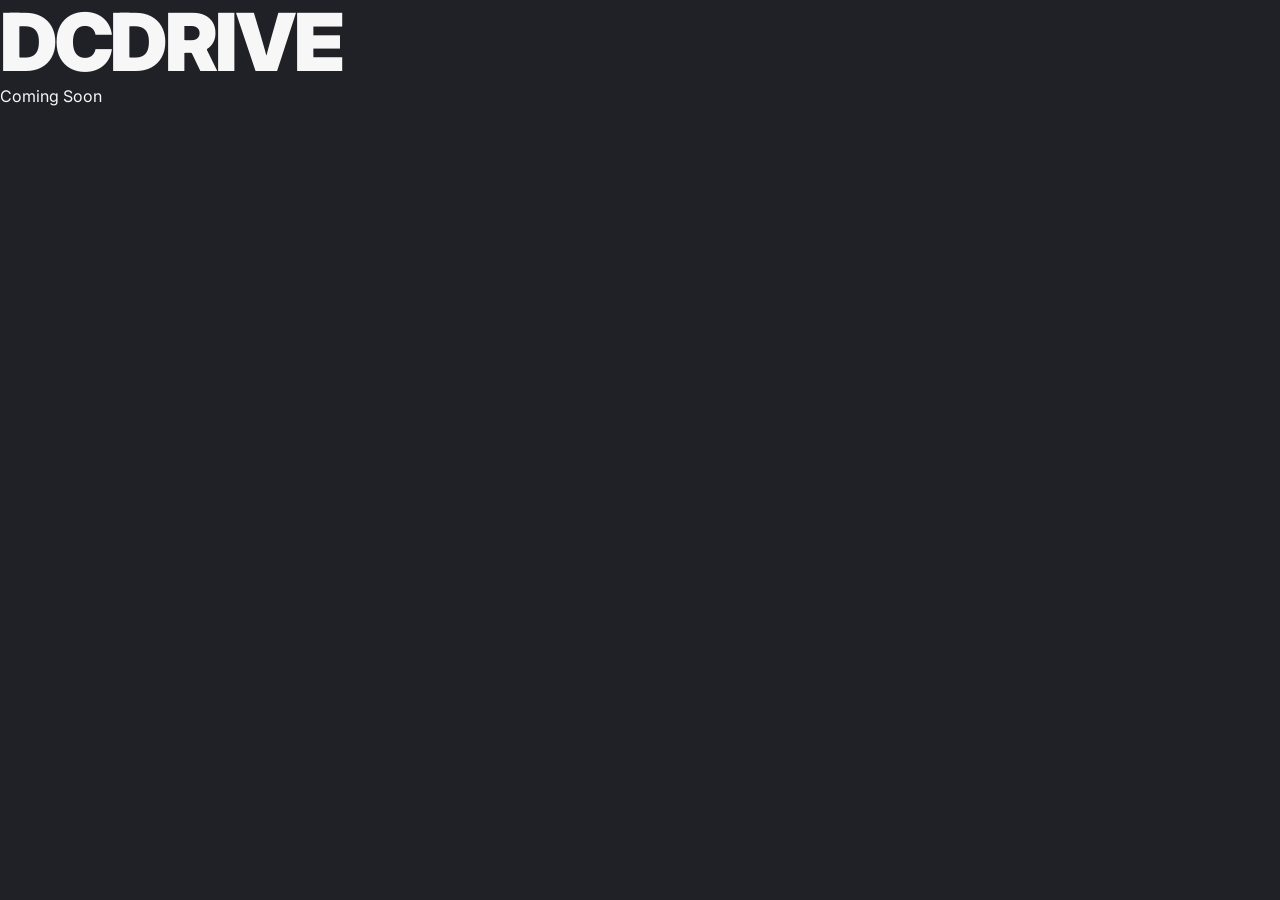
<file: index.html>
<!DOCTYPE html>
<html lang="el">
<head>

  <!-- ============================================================
       DC DRIVE — Σχολή Οδηγών
       Design & Development: Eternal Optimists — eternaloptimists.com
       ============================================================ -->

  <meta charset="UTF-8">
  <meta name="viewport" content="width=device-width, initial-scale=1.0">

  <!-- Primary SEO -->
  <title>DC Drive — Σχολή Οδηγών Αθήνα</title>
  <meta name="description" content="Σχολή οδηγών DC Drive στην Αθήνα. Κατηγορίες Β, Α, Γ, Δ και επαγγελματικά. Υψηλό ποσοστό επιτυχίας, ευέλικτα ωράρια. Κλείστε ραντεβού σήμερα.">
  <meta name="keywords" content="σχολή οδηγών, δίπλωμα οδήγησης, Αθήνα, κατηγορία Β, μοτοσυκλέτα, επαγγελματικό δίπλωμα">
  <meta name="author" content="Dimitra Christothanopoulou">
  <meta name="designer" content="Eternal Optimists — eternaloptimists.com">
  <meta name="copyright" content="DC Drive. Design by Eternal Optimists.">
  <meta name="robots" content="index, follow">
  <link rel="canonical" href="https://dcdrive.gr/">

  <!-- Open Graph (Facebook, LinkedIn, Viber) -->
  <meta property="og:type" content="website">
  <meta property="og:site_name" content="DC Drive">
  <meta property="og:title" content="DC Drive — Σχολή Οδηγών Αθήνα">
  <meta property="og:description" content="Σχολή οδηγών με εμπειρία από το 1979. Υψηλό ποσοστό επιτυχίας, όλες οι κατηγορίες διπλωμάτων.">
  <meta property="og:url" content="https://dcdrive.gr/">
  <meta property="og:image" content="https://dcdrive.gr/assets/images/og-image.jpg">
  <meta property="og:image:width" content="1200">
  <meta property="og:image:height" content="630">
  <meta property="og:locale" content="el_GR">

  <!-- Twitter Card -->
  <meta name="twitter:card" content="summary_large_image">
  <meta name="twitter:title" content="DC Drive — Σχολή Οδηγών Αθήνα">
  <meta name="twitter:description" content="Σχολή οδηγών με εμπειρία από το 1979. Υψηλό ποσοστό επιτυχίας, όλες οι κατηγορίες.">
  <meta name="twitter:image" content="https://dcdrive.gr/assets/images/og-image.jpg">

  <!-- Favicon -->
  <link rel="icon" type="image/svg+xml" href="assets/images/favicon.svg">
  <link rel="icon" type="image/png" href="assets/images/favicon-32.png" sizes="32x32">
  <link rel="apple-touch-icon" href="assets/images/apple-touch-icon.png">
  <meta name="theme-color" content="#0A0A0A">

  <!-- Google Fonts — Inter Variable (single request, all weights 100→900) -->
  <link rel="preconnect" href="https://fonts.googleapis.com">
  <link rel="preconnect" href="https://fonts.gstatic.com" crossorigin>
  <link href="https://fonts.googleapis.com/css2?family=Inter:wght@100..900&display=swap" rel="stylesheet">

  <!-- CSS -->
  <link rel="stylesheet" href="assets/css/design-system.css">
  <link rel="stylesheet" href="assets/css/layout.css">

  <!-- Structured Data — Local Business -->
  <script type="application/ld+json">
  {
    "@context": "https://schema.org",
    "@type": "DrivingSchool",
    "name": "DC Drive",
    "description": "Σχολή οδηγών στην Αθήνα με εμπειρία από το 1979.",
    "url": "https://dcdrive.gr",
    "telephone": "[ΑΝΑΜΟΝΗ]",
    "email": "[ΑΝΑΜΟΝΗ]",
    "address": {
      "@type": "PostalAddress",
      "streetAddress": "[ΑΝΑΜΟΝΗ]",
      "addressLocality": "Αθήνα",
      "addressCountry": "GR"
    },
    "openingHours": "[ΑΝΑΜΟΝΗ]",
    "founder": {
      "@type": "Person",
      "name": "Dimitra Christothanopoulou"
    }
  }
  </script>

</head>
<body>
  <h1>DCDRIVE</h1>
  <p>Coming Soon</p>

  <!-- JS -->
  <script src="assets/js/main.js"></script>
</body>
</html>
</file>
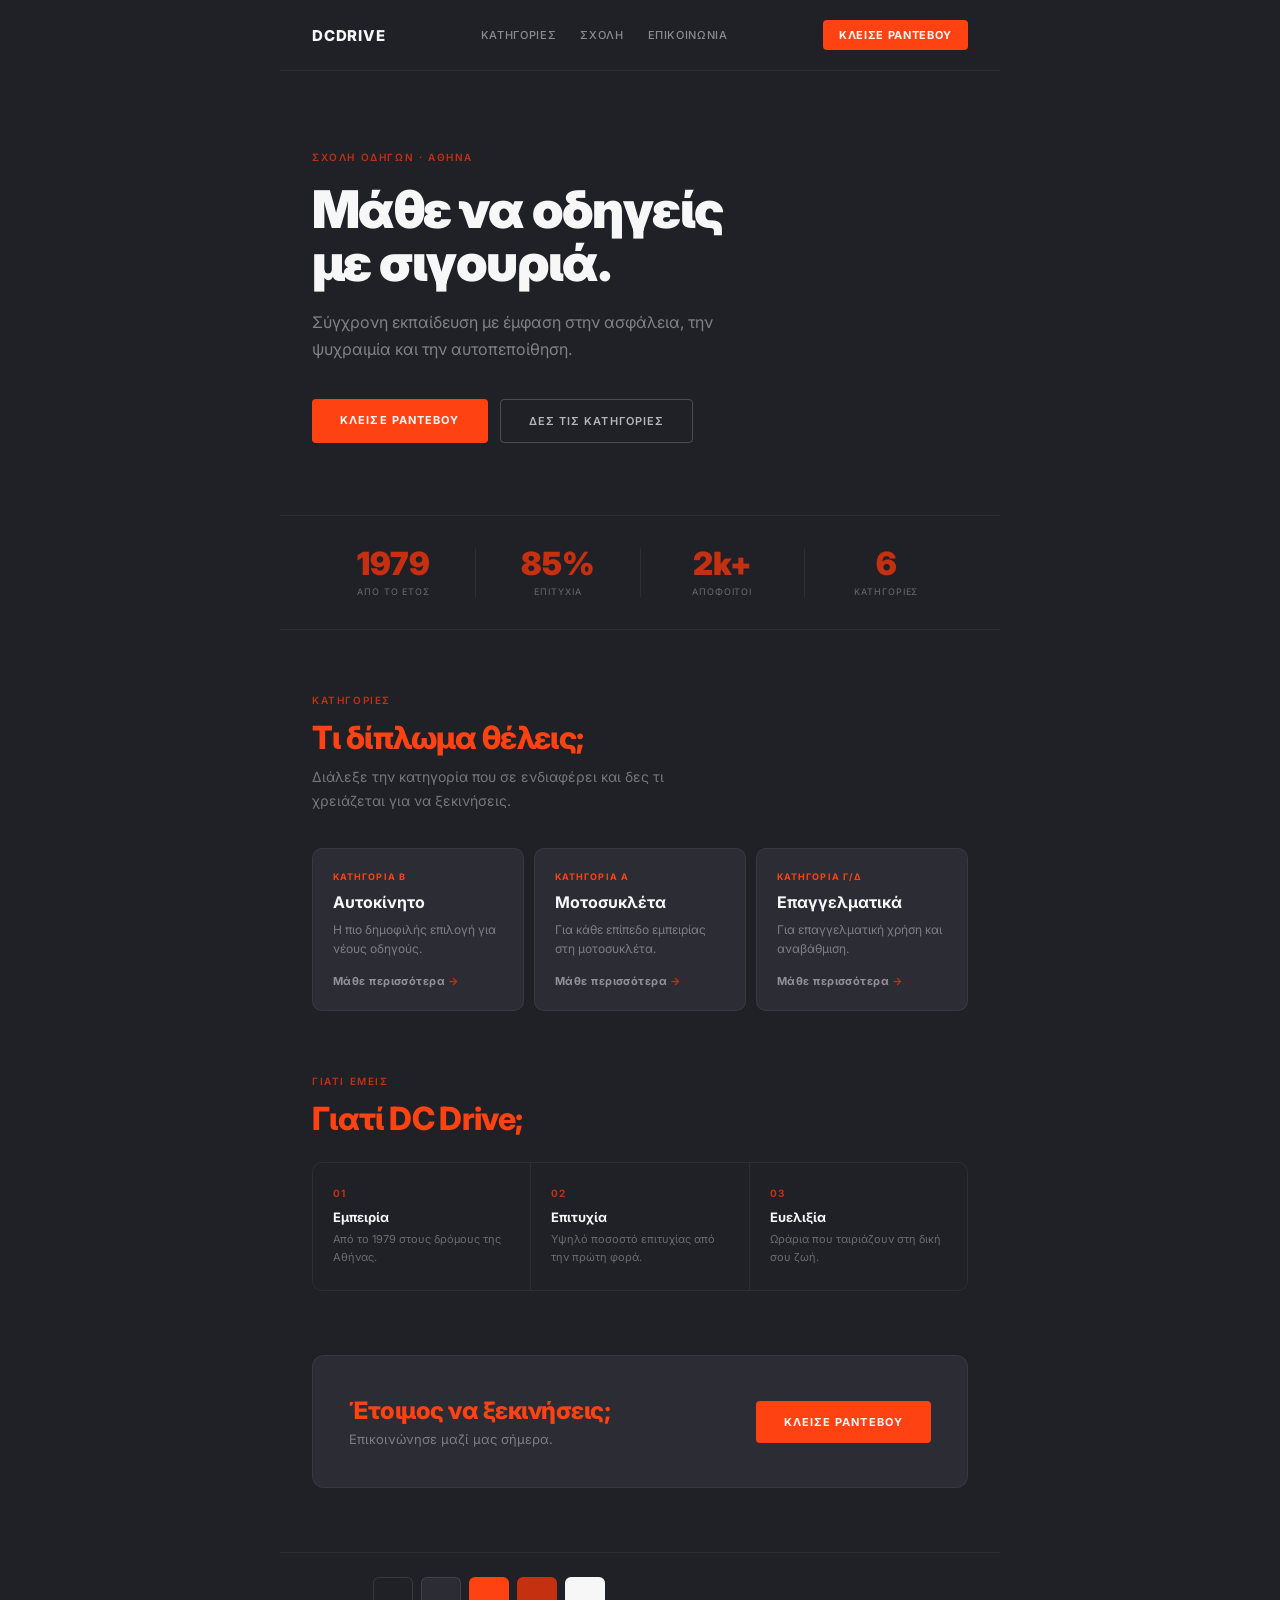
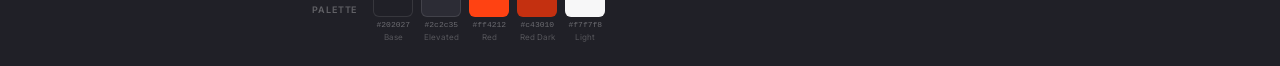
<file: color-preview.html>
<!DOCTYPE html>
<html lang="el">
<head>
<meta charset="UTF-8">
<meta name="viewport" content="width=device-width, initial-scale=1.0">
<title>DC Drive — Dark Theme Preview</title>
<link rel="preconnect" href="https://fonts.googleapis.com">
<link rel="preconnect" href="https://fonts.gstatic.com" crossorigin>
<link href="https://fonts.googleapis.com/css2?family=Inter:wght@100..900&display=swap" rel="stylesheet">
<style>
* { box-sizing: border-box; margin: 0; padding: 0; }
body { font-family: 'Inter', sans-serif; background: #202027; padding: 0; }
.wrap { max-width: 720px; margin: 0 auto; }

/* Nav */
.nav { padding: 20px 32px; display: flex; justify-content: space-between; align-items: center; border-bottom: 1px solid rgba(255,255,255,0.06); }
.nav-logo { font-size: 15px; font-weight: 800; color: #f7f7f8; letter-spacing: 0.05em; }
.nav-links { display: flex; gap: 24px; }
.nav-link { font-size: 11px; font-weight: 500; color: rgba(247,247,248,0.5); letter-spacing: 0.06em; text-transform: uppercase; }
.nav-cta { font-size: 11px; font-weight: 700; color: #f7f7f8; background: #ff4212; padding: 8px 16px; border-radius: 4px; letter-spacing: 0.06em; text-transform: uppercase; }

/* Hero */
.hero { padding: 80px 32px 72px; }
.hero-lbl { font-size: 10px; font-weight: 600; letter-spacing: 0.16em; text-transform: uppercase; color: #c43010; margin-bottom: 20px; }
.hero-h1  { font-size: 52px; font-weight: 900; color: #f7f7f8; line-height: 1.02; letter-spacing: -0.03em; margin-bottom: 20px; }
.hero-sub { font-size: 16px; color: rgba(247,247,248,0.45); line-height: 1.7; margin-bottom: 36px; max-width: 420px; }
.hero-btns { display: flex; gap: 12px; }
.btn-p { background: #ff4212; color: #f7f7f8; padding: 14px 28px; border-radius: 4px; font-size: 11px; font-weight: 700; letter-spacing: 0.1em; text-transform: uppercase; }
.btn-g { background: transparent; color: rgba(247,247,248,0.7); border: 1.5px solid rgba(247,247,248,0.2); padding: 14px 28px; border-radius: 4px; font-size: 11px; font-weight: 600; letter-spacing: 0.1em; text-transform: uppercase; }

/* Stats */
.stats { padding: 32px; border-top: 1px solid rgba(255,255,255,0.06); border-bottom: 1px solid rgba(255,255,255,0.06); display: flex; }
.stat { flex: 1; text-align: center; border-right: 1px solid rgba(255,255,255,0.06); padding: 0 16px; }
.stat:last-child { border-right: none; }
.stat-num { font-size: 32px; font-weight: 900; color: #c43010; line-height: 1; }
.stat-lbl { font-size: 9px; color: rgba(247,247,248,0.35); letter-spacing: 0.1em; text-transform: uppercase; margin-top: 6px; }

/* Section */
.section { padding: 64px 32px; }
.section-lbl { font-size: 10px; font-weight: 600; letter-spacing: 0.16em; text-transform: uppercase; color: #c43010; margin-bottom: 12px; }
.section-h2 { font-size: 32px; font-weight: 800; color: #ff4212; letter-spacing: -0.02em; margin-bottom: 8px; }
.section-sub { font-size: 14px; color: rgba(247,247,248,0.4); line-height: 1.65; max-width: 400px; margin-bottom: 36px; }

/* Cards — elevated dark */
.cards { display: flex; gap: 10px; }
.card { flex: 1; background: #2c2c35; border-radius: 10px; padding: 22px 20px; border: 1px solid rgba(255,255,255,0.06); }
.card-cat { font-size: 9px; font-weight: 700; letter-spacing: 0.12em; text-transform: uppercase; color: #ff4212; margin-bottom: 10px; }
.card-title { font-size: 16px; font-weight: 700; color: #f7f7f8; margin-bottom: 8px; }
.card-desc  { font-size: 12px; color: rgba(247,247,248,0.4); line-height: 1.6; }
.card-cta   { font-size: 11px; font-weight: 700; color: rgba(247,247,248,0.5); margin-top: 16px; letter-spacing: 0.04em; }
.card-cta span { color: #c43010; }

/* Why us */
.features { display: flex; gap: 0; border: 1px solid rgba(255,255,255,0.06); border-radius: 10px; overflow: hidden; }
.feature { flex: 1; padding: 24px 20px; border-right: 1px solid rgba(255,255,255,0.06); }
.feature:last-child { border-right: none; }
.feature-num { font-size: 10px; font-weight: 700; color: #c43010; letter-spacing: 0.1em; margin-bottom: 10px; }
.feature-title { font-size: 13px; font-weight: 700; color: #f7f7f8; margin-bottom: 6px; }
.feature-desc  { font-size: 11px; color: rgba(247,247,248,0.35); line-height: 1.6; }

/* CTA */
.cta-section { margin: 0 32px 64px; background: #2c2c35; border-radius: 12px; padding: 40px 36px; border: 1px solid rgba(255,255,255,0.06); display: flex; align-items: center; justify-content: space-between; gap: 24px; flex-wrap: wrap; }
.cta-h { font-size: 24px; font-weight: 800; color: #ff4212; letter-spacing: -0.02em; margin-bottom: 6px; }
.cta-s { font-size: 13px; color: rgba(247,247,248,0.4); }

/* Palette swatches at bottom */
.palette-bar { padding: 24px 32px; border-top: 1px solid rgba(255,255,255,0.06); display: flex; gap: 8px; align-items: center; }
.pal-label { font-size: 9px; font-weight: 600; letter-spacing: 0.1em; text-transform: uppercase; color: rgba(247,247,248,0.3); margin-right: 8px; }
.swatch { display: flex; flex-direction: column; gap: 3px; align-items: center; }
.swatch-color { width: 40px; height: 40px; border-radius: 6px; }
.swatch-hex { font-size: 8px; font-family: monospace; color: rgba(247,247,248,0.35); }
.swatch-name { font-size: 8px; color: rgba(247,247,248,0.25); }
</style>
</head>
<body>
<div class="wrap">

<!-- Nav -->
<div class="nav">
  <div class="nav-logo">DCDRIVE</div>
  <div class="nav-links">
    <div class="nav-link">Κατηγορίες</div>
    <div class="nav-link">Σχολή</div>
    <div class="nav-link">Επικοινωνία</div>
  </div>
  <div class="nav-cta">Κλείσε ραντεβού</div>
</div>

<!-- Hero -->
<div class="hero">
  <div class="hero-lbl">Σχολή Οδηγών · Αθήνα</div>
  <div class="hero-h1">Μάθε να οδηγείς<br>με σιγουριά.</div>
  <div class="hero-sub">Σύγχρονη εκπαίδευση με έμφαση στην ασφάλεια, την ψυχραιμία και την αυτοπεποίθηση.</div>
  <div class="hero-btns">
    <div class="btn-p">Κλείσε ραντεβού</div>
    <div class="btn-g">Δες τις κατηγορίες</div>
  </div>
</div>

<!-- Stats -->
<div class="stats">
  <div class="stat"><div class="stat-num">1979</div><div class="stat-lbl">Από το έτος</div></div>
  <div class="stat"><div class="stat-num">85%</div><div class="stat-lbl">Επιτυχία</div></div>
  <div class="stat"><div class="stat-num">2k+</div><div class="stat-lbl">Απόφοιτοι</div></div>
  <div class="stat"><div class="stat-num">6</div><div class="stat-lbl">Κατηγορίες</div></div>
</div>

<!-- Categories -->
<div class="section">
  <div class="section-lbl">Κατηγορίες</div>
  <div class="section-h2">Τι δίπλωμα θέλεις;</div>
  <div class="section-sub">Διάλεξε την κατηγορία που σε ενδιαφέρει και δες τι χρειάζεται για να ξεκινήσεις.</div>
  <div class="cards">
    <div class="card">
      <div class="card-cat">Κατηγορία Β</div>
      <div class="card-title">Αυτοκίνητο</div>
      <div class="card-desc">Η πιο δημοφιλής επιλογή για νέους οδηγούς.</div>
      <div class="card-cta">Μάθε περισσότερα <span>→</span></div>
    </div>
    <div class="card">
      <div class="card-cat">Κατηγορία Α</div>
      <div class="card-title">Μοτοσυκλέτα</div>
      <div class="card-desc">Για κάθε επίπεδο εμπειρίας στη μοτοσυκλέτα.</div>
      <div class="card-cta">Μάθε περισσότερα <span>→</span></div>
    </div>
    <div class="card">
      <div class="card-cat">Κατηγορία Γ/Δ</div>
      <div class="card-title">Επαγγελματικά</div>
      <div class="card-desc">Για επαγγελματική χρήση και αναβάθμιση.</div>
      <div class="card-cta">Μάθε περισσότερα <span>→</span></div>
    </div>
  </div>
</div>

<!-- Why us -->
<div class="section" style="padding-top:0">
  <div class="section-lbl">Γιατί εμείς</div>
  <div class="section-h2" style="margin-bottom:24px">Γιατί DC Drive;</div>
  <div class="features">
    <div class="feature">
      <div class="feature-num">01</div>
      <div class="feature-title">Εμπειρία</div>
      <div class="feature-desc">Από το 1979 στους δρόμους της Αθήνας.</div>
    </div>
    <div class="feature">
      <div class="feature-num">02</div>
      <div class="feature-title">Επιτυχία</div>
      <div class="feature-desc">Υψηλό ποσοστό επιτυχίας από την πρώτη φορά.</div>
    </div>
    <div class="feature">
      <div class="feature-num">03</div>
      <div class="feature-title">Ευελιξία</div>
      <div class="feature-desc">Ωράρια που ταιριάζουν στη δική σου ζωή.</div>
    </div>
  </div>
</div>

<!-- CTA -->
<div class="cta-section">
  <div>
    <div class="cta-h">Έτοιμος να ξεκινήσεις;</div>
    <div class="cta-s">Επικοινώνησε μαζί μας σήμερα.</div>
  </div>
  <div class="btn-p">Κλείσε ραντεβού</div>
</div>

<!-- Palette reference -->
<div class="palette-bar">
  <div class="pal-label">Palette</div>
  <div class="swatch">
    <div class="swatch-color" style="background:#202027;border:1px solid rgba(255,255,255,0.1)"></div>
    <div class="swatch-hex">#202027</div>
    <div class="swatch-name">Base</div>
  </div>
  <div class="swatch">
    <div class="swatch-color" style="background:#2c2c35;border:1px solid rgba(255,255,255,0.1)"></div>
    <div class="swatch-hex">#2c2c35</div>
    <div class="swatch-name">Elevated</div>
  </div>
  <div class="swatch">
    <div class="swatch-color" style="background:#ff4212"></div>
    <div class="swatch-hex">#ff4212</div>
    <div class="swatch-name">Red</div>
  </div>
  <div class="swatch">
    <div class="swatch-color" style="background:#c43010"></div>
    <div class="swatch-hex">#c43010</div>
    <div class="swatch-name">Red Dark</div>
  </div>
  <div class="swatch">
    <div class="swatch-color" style="background:#f7f7f8"></div>
    <div class="swatch-hex">#f7f7f8</div>
    <div class="swatch-name">Light</div>
  </div>
</div>

</div>
</body>
</html>
</file>
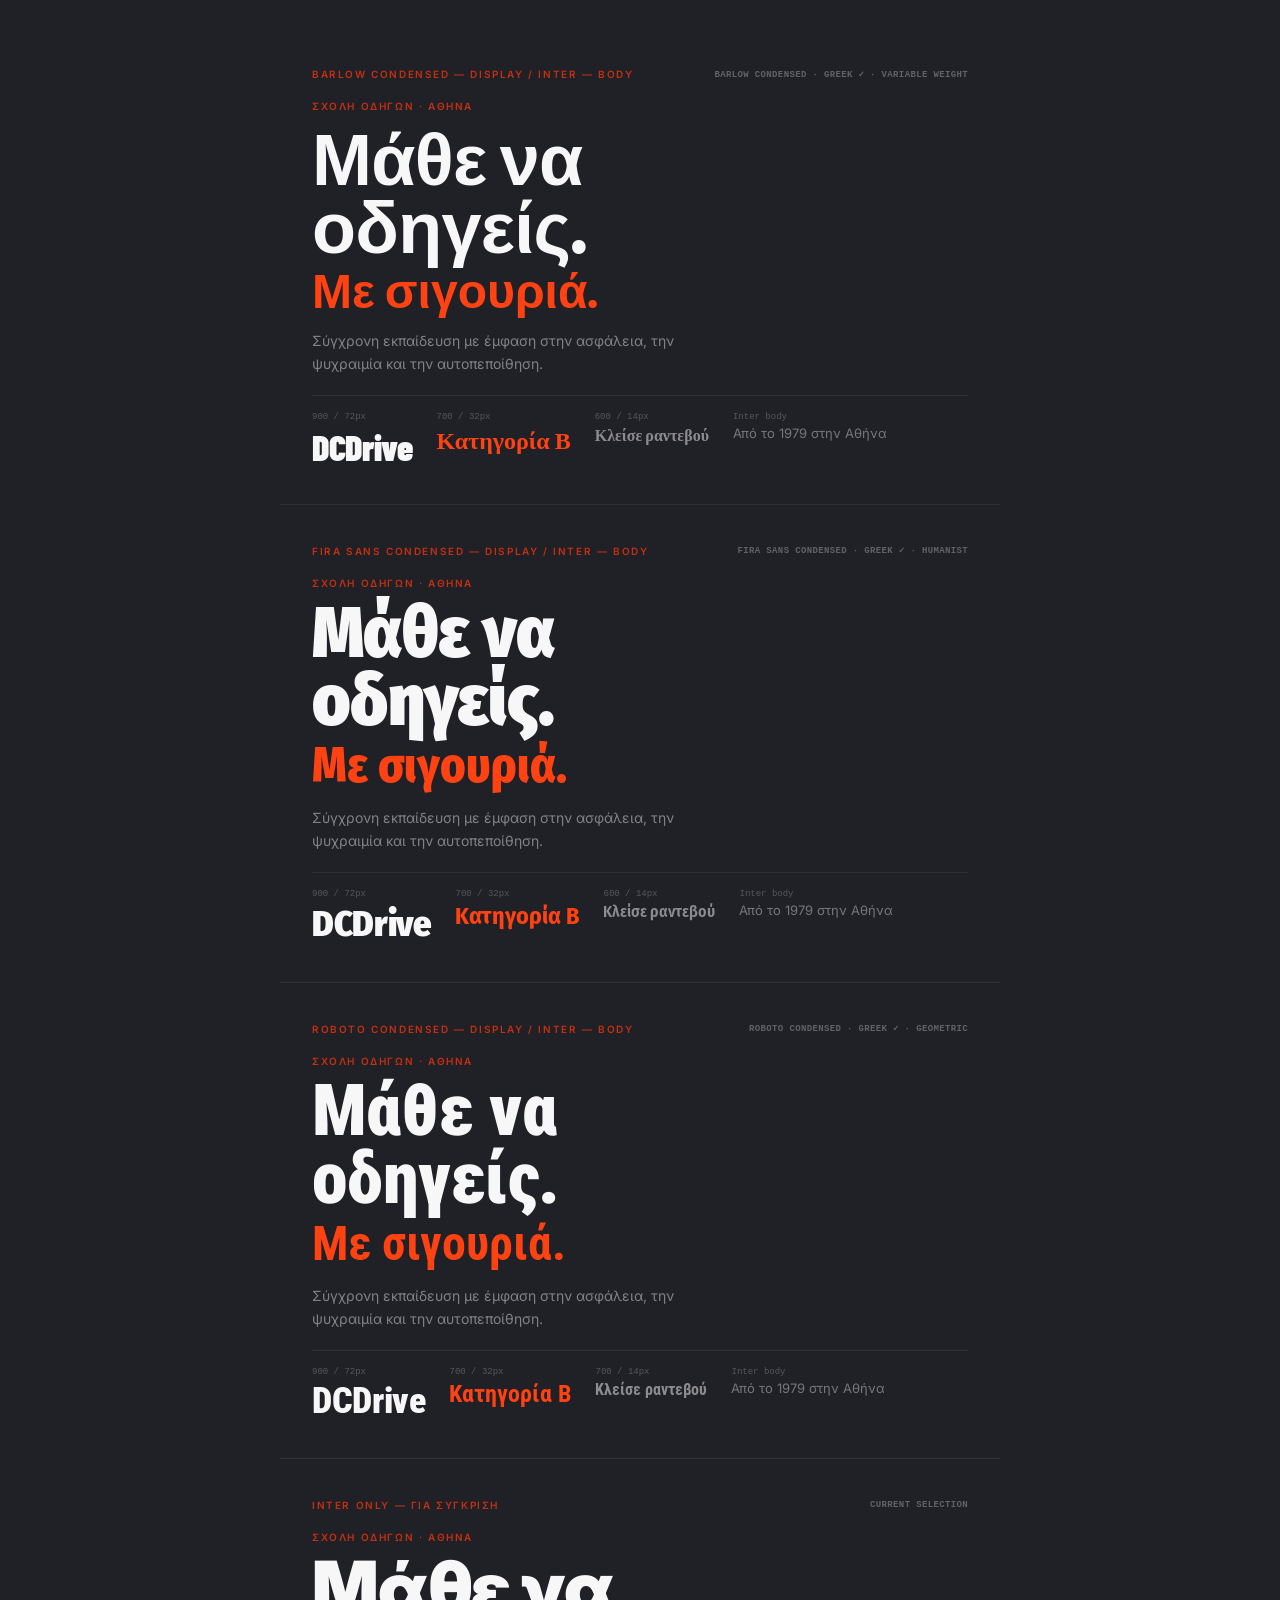
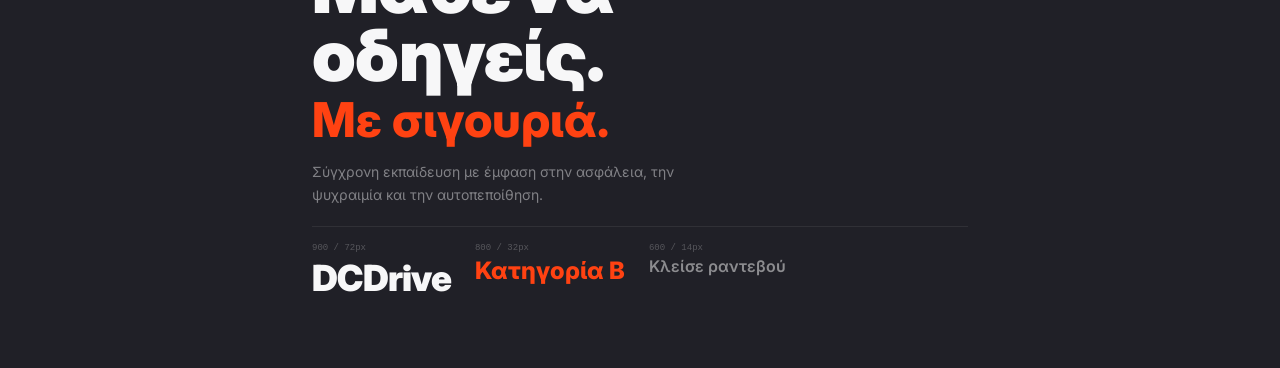
<file: font-condensed-preview.html>
<!DOCTYPE html>
<html lang="el">
<head>
<meta charset="UTF-8">
<meta name="viewport" content="width=device-width, initial-scale=1.0">
<title>DC Drive — Condensed Font Preview</title>
<link rel="preconnect" href="https://fonts.googleapis.com">
<link rel="preconnect" href="https://fonts.gstatic.com" crossorigin>
<link href="https://fonts.googleapis.com/css2?family=Barlow+Condensed:ital,wght@0,400;0,600;0,700;0,800;0,900&family=Fira+Sans+Condensed:ital,wght@0,400;0,600;0,700;0,800;0,900&family=Roboto+Condensed:ital,wght@0,400;0,700;0,900&family=Inter:wght@400;500;600&display=swap" rel="stylesheet">
<style>
* { box-sizing: border-box; margin: 0; padding: 0; }
body { font-family: 'Inter', sans-serif; background: #202027; color: #f7f7f8; padding: 32px 24px; }
.wrap { max-width: 720px; margin: 0 auto; display: flex; flex-direction: column; gap: 4px; }

.font-block { padding: 36px 32px; border-bottom: 1px solid rgba(255,255,255,0.07); }
.font-block:last-child { border-bottom: none; }

.font-label { font-family: 'Inter', sans-serif; font-size: 10px; font-weight: 600; letter-spacing: 0.16em; text-transform: uppercase; color: #c43010; margin-bottom: 20px; display: flex; justify-content: space-between; align-items: center; }
.font-tag { font-size: 9px; color: rgba(247,247,248,0.3); font-family: monospace; letter-spacing: 0.04em; }

.eyebrow { font-family: 'Inter', sans-serif; font-size: 10px; font-weight: 600; letter-spacing: 0.16em; text-transform: uppercase; color: #c43010; margin-bottom: 10px; }

.title-xl { font-size: 72px; line-height: 0.95; letter-spacing: -0.01em; font-weight: 900; color: #f7f7f8; margin-bottom: 6px; }
.title-lg { font-size: 48px; line-height: 1.0; font-weight: 800; color: #ff4212; margin-bottom: 16px; }
.body-text { font-family: 'Inter', sans-serif; font-size: 14px; color: rgba(247,247,248,0.45); line-height: 1.65; max-width: 420px; margin-bottom: 20px; }

.scale-row { display: flex; gap: 24px; align-items: baseline; padding-top: 16px; border-top: 1px solid rgba(255,255,255,0.07); flex-wrap: wrap; }
.scale-item { display: flex; flex-direction: column; gap: 3px; }
.scale-size { font-family: monospace; font-size: 9px; color: rgba(247,247,248,0.25); }

.inter-note { font-family: 'Inter', sans-serif; font-size: 10px; color: rgba(247,247,248,0.25); letter-spacing: 0.06em; }
</style>
</head>
<body>
<div class="wrap">

<!-- BARLOW CONDENSED -->
<div class="font-block">
  <div class="font-label">
    Barlow Condensed — display / Inter — body
    <span class="font-tag">barlow condensed · greek ✓ · variable weight</span>
  </div>
  <div class="eyebrow">Σχολή Οδηγών · Αθήνα</div>
  <div class="title-xl" style="font-family:'Barlow Condensed',sans-serif">Μάθε να<br>οδηγείς.</div>
  <div class="title-lg" style="font-family:'Barlow Condensed',sans-serif">Με σιγουριά.</div>
  <div class="body-text">Σύγχρονη εκπαίδευση με έμφαση στην ασφάλεια, την ψυχραιμία και την αυτοπεποίθηση.</div>
  <div class="scale-row">
    <div class="scale-item">
      <span class="scale-size">900 / 72px</span>
      <span style="font-family:'Barlow Condensed';font-size:36px;font-weight:900;color:#f7f7f8;letter-spacing:-0.01em">DCDrive</span>
    </div>
    <div class="scale-item">
      <span class="scale-size">700 / 32px</span>
      <span style="font-family:'Barlow Condensed';font-size:24px;font-weight:700;color:#ff4212">Κατηγορία Β</span>
    </div>
    <div class="scale-item">
      <span class="scale-size">600 / 14px</span>
      <span style="font-family:'Barlow Condensed';font-size:16px;font-weight:600;color:rgba(247,247,248,0.5)">Κλείσε ραντεβού</span>
    </div>
    <div class="scale-item">
      <span class="scale-size">Inter body</span>
      <span style="font-family:'Inter';font-size:13px;color:rgba(247,247,248,0.4)">Από το 1979 στην Αθήνα</span>
    </div>
  </div>
</div>

<!-- FIRA SANS CONDENSED -->
<div class="font-block">
  <div class="font-label">
    Fira Sans Condensed — display / Inter — body
    <span class="font-tag">fira sans condensed · greek ✓ · humanist</span>
  </div>
  <div class="eyebrow">Σχολή Οδηγών · Αθήνα</div>
  <div class="title-xl" style="font-family:'Fira Sans Condensed',sans-serif">Μάθε να<br>οδηγείς.</div>
  <div class="title-lg" style="font-family:'Fira Sans Condensed',sans-serif">Με σιγουριά.</div>
  <div class="body-text">Σύγχρονη εκπαίδευση με έμφαση στην ασφάλεια, την ψυχραιμία και την αυτοπεποίθηση.</div>
  <div class="scale-row">
    <div class="scale-item">
      <span class="scale-size">900 / 72px</span>
      <span style="font-family:'Fira Sans Condensed';font-size:36px;font-weight:900;color:#f7f7f8;letter-spacing:-0.01em">DCDrive</span>
    </div>
    <div class="scale-item">
      <span class="scale-size">700 / 32px</span>
      <span style="font-family:'Fira Sans Condensed';font-size:24px;font-weight:700;color:#ff4212">Κατηγορία Β</span>
    </div>
    <div class="scale-item">
      <span class="scale-size">600 / 14px</span>
      <span style="font-family:'Fira Sans Condensed';font-size:16px;font-weight:600;color:rgba(247,247,248,0.5)">Κλείσε ραντεβού</span>
    </div>
    <div class="scale-item">
      <span class="scale-size">Inter body</span>
      <span style="font-family:'Inter';font-size:13px;color:rgba(247,247,248,0.4)">Από το 1979 στην Αθήνα</span>
    </div>
  </div>
</div>

<!-- ROBOTO CONDENSED -->
<div class="font-block">
  <div class="font-label">
    Roboto Condensed — display / Inter — body
    <span class="font-tag">roboto condensed · greek ✓ · geometric</span>
  </div>
  <div class="eyebrow">Σχολή Οδηγών · Αθήνα</div>
  <div class="title-xl" style="font-family:'Roboto Condensed',sans-serif">Μάθε να<br>οδηγείς.</div>
  <div class="title-lg" style="font-family:'Roboto Condensed',sans-serif;font-weight:700">Με σιγουριά.</div>
  <div class="body-text">Σύγχρονη εκπαίδευση με έμφαση στην ασφάλεια, την ψυχραιμία και την αυτοπεποίθηση.</div>
  <div class="scale-row">
    <div class="scale-item">
      <span class="scale-size">900 / 72px</span>
      <span style="font-family:'Roboto Condensed';font-size:36px;font-weight:900;color:#f7f7f8;letter-spacing:-0.01em">DCDrive</span>
    </div>
    <div class="scale-item">
      <span class="scale-size">700 / 32px</span>
      <span style="font-family:'Roboto Condensed';font-size:24px;font-weight:700;color:#ff4212">Κατηγορία Β</span>
    </div>
    <div class="scale-item">
      <span class="scale-size">700 / 14px</span>
      <span style="font-family:'Roboto Condensed';font-size:16px;font-weight:700;color:rgba(247,247,248,0.5)">Κλείσε ραντεβού</span>
    </div>
    <div class="scale-item">
      <span class="scale-size">Inter body</span>
      <span style="font-family:'Inter';font-size:13px;color:rgba(247,247,248,0.4)">Από το 1979 στην Αθήνα</span>
    </div>
  </div>
</div>

<!-- INTER ONLY για σύγκριση -->
<div class="font-block">
  <div class="font-label">
    Inter only — για σύγκριση
    <span class="font-tag">current selection</span>
  </div>
  <div class="eyebrow">Σχολή Οδηγών · Αθήνα</div>
  <div class="title-xl" style="font-family:'Inter',sans-serif">Μάθε να<br>οδηγείς.</div>
  <div class="title-lg" style="font-family:'Inter',sans-serif;font-weight:800">Με σιγουριά.</div>
  <div class="body-text">Σύγχρονη εκπαίδευση με έμφαση στην ασφάλεια, την ψυχραιμία και την αυτοπεποίθηση.</div>
  <div class="scale-row">
    <div class="scale-item">
      <span class="scale-size">900 / 72px</span>
      <span style="font-family:'Inter';font-size:36px;font-weight:900;color:#f7f7f8;letter-spacing:-0.02em">DCDrive</span>
    </div>
    <div class="scale-item">
      <span class="scale-size">800 / 32px</span>
      <span style="font-family:'Inter';font-size:24px;font-weight:800;color:#ff4212">Κατηγορία Β</span>
    </div>
    <div class="scale-item">
      <span class="scale-size">600 / 14px</span>
      <span style="font-family:'Inter';font-size:16px;font-weight:600;color:rgba(247,247,248,0.5)">Κλείσε ραντεβού</span>
    </div>
  </div>
</div>

</div>
</body>
</html>
</file>
<file: assets/css/design-system.css>
/* ============================================================
   DC DRIVE — Design System v2.0
   Author: Eternal Optimists
   
   TABLE OF CONTENTS
   1. CSS Variables (Tokens)
      1a. Colors
      1b. Typography
      1c. Spacing
      1d. Layout
      1e. Motion
      1f. Elevation
   2. Reset & Base (Dark theme default)
   3. Typography Scale + Color Hierarchy
   4. Layout Utilities
   5. Elevation Utilities
   6. Button System
   7. Form Elements
   8. Hover & Transition Utilities
   ============================================================ */


/* ============================================================
   1. CSS VARIABLES (TOKENS)
   ============================================================ */

:root {

  /* ----------------------------------------------------------
     1a. COLORS
     ---------------------------------------------------------- */

  /* Brand — Dark */
  --color-dark:          #202027;   /* Base dark — hero, dark sections */
  --color-dark-elevated: #2c2c35;   /* Elevated dark — cards, CTA blocks */

  /* Brand — Red */
  --color-red:           #ff4212;   /* Base red — section headings, CTAs, buttons */
  --color-red-dark:      #c43010;   /* Dark red — eyebrows, stats, subtle accents */
  --color-red-light:     #fff0eb;   /* Light red — subtle bg fills (light mode only) */

  /* Neutral */
  --color-light:         #f7f7f8;   /* Off-white — text on dark, light bg */
  --color-mid:           #e4e4e8;   /* Mid gray — borders, dividers */

  /* Text hierarchy (on dark bg) */
  --color-text-primary:  #f7f7f8;         /* Hero headlines, card titles */
  --color-text-muted:    rgba(247,247,248,0.45); /* Body descriptions, meta */
  --color-text-subtle:   rgba(247,247,248,0.25); /* Placeholders, disabled */

  /* Semantic */
  --color-bg:            var(--color-dark);
  --color-surface:       var(--color-dark);
  --color-surface-up:    var(--color-dark-elevated);
  --color-border:        rgba(255,255,255,0.07);
  --color-border-mid:    rgba(255,255,255,0.12);


  /* ----------------------------------------------------------
     1b. TYPOGRAPHY
     ---------------------------------------------------------- */

  /* Single variable font — Inter (100→900) */
  /* Import: https://fonts.googleapis.com/css2?family=Inter:wght@100..900&display=swap */
  --font-base:    'Inter', -apple-system, sans-serif;
  --font-mono:    'JetBrains Mono', 'Fira Code', monospace;

  /* Weights */
  --weight-regular:   400;
  --weight-medium:    500;
  --weight-semibold:  600;
  --weight-bold:      700;
  --weight-extrabold: 800;
  --weight-black:     900;

  /* Type scale — clamp(min, preferred, max) */
  --text-xs:    clamp(0.688rem, 1vw,   0.75rem);    /* 11–12px — labels, captions */
  --text-sm:    clamp(0.813rem, 1.2vw, 0.875rem);   /* 13–14px — small text */
  --text-base:  clamp(0.875rem, 1.4vw, 1rem);       /* 14–16px — body */
  --text-md:    clamp(1rem,     1.6vw, 1.125rem);   /* 16–18px — body large */
  --text-lg:    clamp(1.125rem, 2vw,   1.25rem);    /* 18–20px — lead */
  --text-xl:    clamp(1.25rem,  2.5vw, 1.5rem);     /* 20–24px — subheadings */
  --text-2xl:   clamp(1.5rem,   3vw,   2rem);       /* 24–32px — h3 */
  --text-3xl:   clamp(2rem,     4vw,   2.75rem);    /* 32–44px — h2 */
  --text-4xl:   clamp(2.5rem,   5vw,   3.5rem);     /* 40–56px — h1 */
  --text-5xl:   clamp(3rem,     7vw,   5rem);       /* 48–80px — hero */
  --text-6xl:   clamp(3.5rem,   10vw,  7rem);       /* 56–112px — display */

  /* Line heights */
  --leading-tight:   1.05;
  --leading-snug:    1.2;
  --leading-normal:  1.5;
  --leading-relaxed: 1.7;

  /* Letter spacing */
  --tracking-tight:   -0.03em;
  --tracking-normal:   0;
  --tracking-wide:     0.05em;
  --tracking-wider:    0.1em;
  --tracking-widest:   0.16em;


  /* ----------------------------------------------------------
     1c. SPACING (8px base grid)
     ---------------------------------------------------------- */

  --space-1:    8px;
  --space-2:   16px;
  --space-3:   24px;
  --space-4:   32px;
  --space-5:   40px;
  --space-6:   48px;
  --space-7:   64px;
  --space-8:   80px;
  --space-9:   96px;
  --space-10: 120px;
  --space-11: 160px;
  --space-12: 200px;


  /* ----------------------------------------------------------
     1d. LAYOUT
     ---------------------------------------------------------- */

  --container-max:     1440px;
  --container-wide:    1280px;
  --container-narrow:   800px;
  --container-xs:       560px;

  --gutter-mobile:      24px;
  --gutter-tablet:      48px;
  --gutter-desktop:     80px;

  --nav-height:         72px;
  --nav-height-mobile:  64px;

  --radius-sm:    4px;
  --radius-md:    8px;
  --radius-lg:   12px;
  --radius-xl:   20px;
  --radius-full: 999px;


  /* ----------------------------------------------------------
     1e. MOTION
     ---------------------------------------------------------- */

  --ease-default: cubic-bezier(0.4, 0, 0.2, 1);
  --ease-out:     cubic-bezier(0, 0, 0.2, 1);
  --ease-spring:  cubic-bezier(0.34, 1.56, 0.64, 1);

  --duration-fast:   150ms;
  --duration-normal: 250ms;
  --duration-slow:   400ms;

  /* Standard hover transition — apply to any interactive element */
  --transition: all var(--duration-normal) var(--ease-out);


  /* ----------------------------------------------------------
     1f. ELEVATION (dark layers)
     Surfaces stack on top of each other — each level slightly
     lighter, creating depth without breaking dark continuity.
     ---------------------------------------------------------- */

  --surface-0:  #202027;   /* Page background */
  --surface-1:  #2c2c35;   /* Cards, modals, elevated blocks */
  --surface-2:  #363642;   /* Nested elements, tooltips */

}


/* ============================================================
   2. RESET & BASE — Dark theme default
   ============================================================ */

*, *::before, *::after {
  box-sizing: border-box;
  margin: 0;
  padding: 0;
}

html {
  scroll-behavior: smooth;
  -webkit-text-size-adjust: 100%;
}

body {
  font-family: var(--font-base);
  font-size: var(--text-base);
  font-weight: var(--weight-regular);
  line-height: var(--leading-normal);
  color: var(--color-text-primary);
  background-color: var(--surface-0);
  -webkit-font-smoothing: antialiased;
  -moz-osx-font-smoothing: grayscale;
  overflow-x: hidden;
}

img, video {
  max-width: 100%;
  height: auto;
  display: block;
}

a {
  color: inherit;
  text-decoration: none;
}

ul, ol { list-style: none; }

button {
  cursor: pointer;
  border: none;
  background: none;
  font-family: inherit;
}

input, textarea, select {
  font-family: inherit;
  font-size: inherit;
}


/* ============================================================
   3. TYPOGRAPHY SCALE + COLOR HIERARCHY
   
   Color rules:
   - Hero headline (.display, h1)  → --color-text-primary (white)
   - Section headings (h2, .h2)    → --color-red (base red)
   - Eyebrow labels (.eyebrow)     → --color-red-dark
   - Stats numbers (.stat-number)  → --color-red-dark
   - Body text                     → --color-text-primary
   - Descriptions, meta            → --color-text-muted
   ============================================================ */

.display {
  font-family: var(--font-base);
  font-size: var(--text-6xl);
  font-weight: var(--weight-black);
  line-height: var(--leading-tight);
  letter-spacing: var(--tracking-tight);
  color: var(--color-text-primary);
}

h1, .h1 {
  font-size: var(--text-5xl);
  font-weight: var(--weight-black);
  line-height: var(--leading-tight);
  letter-spacing: var(--tracking-tight);
  color: var(--color-text-primary);
}

h2, .h2 {
  font-size: var(--text-4xl);
  font-weight: var(--weight-extrabold);
  line-height: var(--leading-snug);
  letter-spacing: var(--tracking-tight);
  color: var(--color-red);           /* Base red — section headings */
}

h3, .h3 {
  font-size: var(--text-3xl);
  font-weight: var(--weight-bold);
  line-height: var(--leading-snug);
  color: var(--color-text-primary);
}

h4, .h4 {
  font-size: var(--text-2xl);
  font-weight: var(--weight-semibold);
  line-height: var(--leading-snug);
  color: var(--color-text-primary);
}

h5, .h5 {
  font-size: var(--text-xl);
  font-weight: var(--weight-medium);
  color: var(--color-text-primary);
}

h6, .h6 {
  font-size: var(--text-lg);
  font-weight: var(--weight-medium);
  color: var(--color-text-primary);
}

/* Eyebrow label — dark red, uppercase, spaced */
.eyebrow {
  font-size: var(--text-xs);
  font-weight: var(--weight-semibold);
  letter-spacing: var(--tracking-widest);
  text-transform: uppercase;
  color: var(--color-red-dark);      /* Dark red */
}

/* Stat number — dark red, bold */
.stat-number {
  font-size: var(--text-5xl);
  font-weight: var(--weight-black);
  line-height: 1;
  color: var(--color-red-dark);      /* Dark red */
}

.lead {
  font-size: var(--text-lg);
  line-height: var(--leading-relaxed);
  color: var(--color-text-muted);
}

.body-lg {
  font-size: var(--text-md);
  line-height: var(--leading-relaxed);
  color: var(--color-text-primary);
}

.caption {
  font-size: var(--text-xs);
  color: var(--color-text-muted);
  line-height: var(--leading-normal);
}


/* ============================================================
   4. LAYOUT UTILITIES
   ============================================================ */

.container {
  width: 100%;
  max-width: var(--container-max);
  margin-left: auto;
  margin-right: auto;
  padding-left: var(--gutter-mobile);
  padding-right: var(--gutter-mobile);
}

@media (min-width: 768px) {
  .container {
    padding-left: var(--gutter-tablet);
    padding-right: var(--gutter-tablet);
  }
}

@media (min-width: 1280px) {
  .container {
    padding-left: var(--gutter-desktop);
    padding-right: var(--gutter-desktop);
  }
}

.container--narrow { max-width: var(--container-narrow); margin: 0 auto; }
.container--xs     { max-width: var(--container-xs);     margin: 0 auto; }

.section {
  padding-top:    var(--space-10);
  padding-bottom: var(--space-10);
}

.section--sm {
  padding-top:    var(--space-7);
  padding-bottom: var(--space-7);
}

.section--lg {
  padding-top:    var(--space-11);
  padding-bottom: var(--space-11);
}


/* ============================================================
   5. ELEVATION UTILITIES
   ============================================================ */

.surface        { background: var(--surface-0); }   /* Page bg */
.surface-up     { background: var(--surface-1); }   /* Cards, blocks */
.surface-up-2   { background: var(--surface-2); }   /* Nested */

/* Bordered surface — subtle outline for definition */
.surface-up--bordered {
  background: var(--surface-1);
  border: 1px solid var(--color-border);
}


/* ============================================================
   6. BUTTON SYSTEM
   ============================================================ */

.btn {
  display: inline-flex;
  align-items: center;
  justify-content: center;
  gap: var(--space-1);
  padding: 14px var(--space-4);
  font-family: var(--font-base);
  font-size: var(--text-xs);
  font-weight: var(--weight-bold);
  letter-spacing: var(--tracking-wider);
  text-transform: uppercase;
  border-radius: var(--radius-sm);
  border: 1.5px solid transparent;
  transition: var(--transition);
  white-space: nowrap;
  cursor: pointer;
}

/* Primary — Red */
.btn--primary {
  background: var(--color-red);
  color: var(--color-light);
  border-color: var(--color-red);
}
.btn--primary:hover {
  background: var(--color-red-dark);
  border-color: var(--color-red-dark);
  transform: translateY(-1px);
}
.btn--primary:active {
  transform: translateY(0);
}

/* Ghost — for dark backgrounds */
.btn--ghost {
  background: transparent;
  color: var(--color-text-primary);
  border-color: var(--color-border-mid);
}
.btn--ghost:hover {
  border-color: rgba(247,247,248,0.35);
  background: rgba(247,247,248,0.05);
}

/* Sizes */
.btn--sm { padding: 10px var(--space-3); font-size: 10px; }
.btn--lg { padding: 16px var(--space-6); font-size: var(--text-sm); }


/* ============================================================
   7. FORM ELEMENTS
   ============================================================ */

.form-group {
  display: flex;
  flex-direction: column;
  gap: 6px;
}

.form-label {
  font-size: var(--text-xs);
  font-weight: var(--weight-medium);
  letter-spacing: var(--tracking-wide);
  text-transform: uppercase;
  color: var(--color-text-muted);
}

.form-input,
.form-textarea,
.form-select {
  width: 100%;
  padding: 12px var(--space-2);
  font-family: var(--font-base);
  font-size: var(--text-base);
  color: var(--color-text-primary);
  background: var(--surface-1);
  border: 1px solid var(--color-border);
  border-radius: var(--radius-sm);
  outline: none;
  transition: border-color var(--duration-fast) var(--ease-out);
}

.form-input:focus,
.form-textarea:focus,
.form-select:focus {
  border-color: var(--color-red);
}

.form-input::placeholder,
.form-textarea::placeholder {
  color: var(--color-text-subtle);
}

.form-textarea {
  resize: vertical;
  min-height: 120px;
}


/* ============================================================
   8. HOVER & TRANSITION UTILITIES
   ============================================================ */

/* Apply to any interactive card or element */
.hoverable {
  transition: var(--transition);
}
.hoverable:hover {
  transform: translateY(-3px);
  border-color: var(--color-border-mid);
}

/* Underline link style */
.link {
  color: var(--color-red);
  font-weight: var(--weight-semibold);
  transition: color var(--duration-fast) var(--ease-out);
}
.link:hover {
  color: var(--color-red-dark);
}

/* Divider */
.divider {
  height: 1px;
  background: var(--color-border);
  border: none;
}


/* ============================================================
   9. ICONS — Lucide
   CDN: https://cdn.jsdelivr.net/npm/lucide@latest/dist/umd/lucide.min.js
   Usage: <i data-lucide="icon-name"></i> + lucide.createIcons()
   Default size: 20px (UI), 24px (features), 18px (contact/meta)
   Default color: inherits currentColor — set via CSS color property
   ============================================================ */

i[data-lucide] {
  display: inline-flex;
  align-items: center;
  justify-content: center;
  flex-shrink: 0;
}

/* Size variants */
.icon-sm  i[data-lucide], i[data-lucide].icon-sm  { width: 16px; height: 16px; }
.icon-md  i[data-lucide], i[data-lucide].icon-md  { width: 20px; height: 20px; }
.icon-lg  i[data-lucide], i[data-lucide].icon-lg  { width: 24px; height: 24px; }
.icon-xl  i[data-lucide], i[data-lucide].icon-xl  { width: 32px; height: 32px; }

/* Color variants */
.icon-accent  { color: var(--color-red); }
.icon-muted   { color: var(--color-text-muted); }
.icon-dark-red { color: var(--color-red-dark); }

/* Icon container — for feature cards */
.icon-wrap {
  width: 44px;
  height: 44px;
  border-radius: var(--radius-md);
  background: rgba(255, 66, 18, 0.1);
  display: flex;
  align-items: center;
  justify-content: center;
  color: var(--color-red);
  flex-shrink: 0;
}

.icon-wrap--sm {
  width: 32px;
  height: 32px;
  border-radius: var(--radius-sm);
}
</file>
<file: assets/css/layout.css>
/* ============================================================
   DC DRIVE — Layout
   Sections, grids, nav, footer
   Imports: design-system.css (must load first)
   ============================================================ */


/* ============================================================
   NAVIGATION
   ============================================================ */

.nav {
  position: fixed;
  top: 0;
  left: 0;
  width: 100%;
  height: var(--nav-height);
  z-index: 100;
  display: flex;
  align-items: center;
  transition: background var(--duration-normal) var(--ease-out),
              box-shadow var(--duration-normal) var(--ease-out);
}

.nav.scrolled {
  background: var(--color-bg);
  box-shadow: var(--shadow-sm);
}

.nav__inner {
  display: flex;
  align-items: center;
  justify-content: space-between;
  width: 100%;
}

.nav__logo {
  height: 36px;
  width: auto;
}

.nav__links {
  display: flex;
  align-items: center;
  gap: var(--space-5);
}

.nav__link {
  font-size: var(--text-sm);
  font-weight: var(--weight-medium);
  color: var(--color-text);
  transition: color var(--duration-fast) var(--ease-out);
}

.nav__link:hover {
  color: var(--color-accent);
}

.nav__cta {
  margin-left: var(--space-3);
}

/* Mobile nav */
.nav__hamburger {
  display: none;
  flex-direction: column;
  gap: 5px;
  padding: 8px;
}

.nav__hamburger span {
  display: block;
  width: 24px;
  height: 2px;
  background: var(--color-text);
  transition: all var(--duration-normal) var(--ease-out);
}

@media (max-width: 768px) {
  .nav__links {
    display: none;
    position: fixed;
    top: var(--nav-height-mobile);
    left: 0;
    width: 100%;
    background: var(--color-bg);
    flex-direction: column;
    padding: var(--space-4) var(--gutter-mobile);
    gap: var(--space-3);
    box-shadow: var(--shadow-md);
  }

  .nav__links.open {
    display: flex;
  }

  .nav__hamburger {
    display: flex;
  }

  .nav__cta {
    margin-left: 0;
  }
}


/* ============================================================
   HERO SECTION
   ============================================================ */

.hero {
  min-height: 100vh;
  display: flex;
  align-items: center;
  padding-top: var(--nav-height);
  position: relative;
  overflow: hidden;
}

.hero--dark {
  background: var(--color-bg-dark);
  color: var(--color-text-inverted);
}

.hero__bg {
  position: absolute;
  inset: 0;
  z-index: 0;
}

.hero__bg img,
.hero__bg video {
  width: 100%;
  height: 100%;
  object-fit: cover;
}

.hero__overlay {
  position: absolute;
  inset: 0;
  background: linear-gradient(
    to bottom,
    rgba(0,0,0,0.5) 0%,
    rgba(0,0,0,0.3) 50%,
    rgba(0,0,0,0.7) 100%
  );
  z-index: 1;
}

.hero__content {
  position: relative;
  z-index: 2;
  max-width: 800px;
}

.hero__label {
  margin-bottom: var(--space-3);
  color: var(--color-accent);
}

.hero__title {
  margin-bottom: var(--space-3);
}

.hero__subtitle {
  margin-bottom: var(--space-6);
  max-width: 560px;
}

.hero__actions {
  display: flex;
  gap: var(--space-2);
  flex-wrap: wrap;
}


/* ============================================================
   STATS / NUMBERS BAR
   ============================================================ */

.stats {
  background: var(--color-primary);
  color: var(--color-white);
  padding: var(--space-6) 0;
}

.stats__grid {
  display: grid;
  grid-template-columns: repeat(auto-fit, minmax(160px, 1fr));
  gap: var(--space-4);
  text-align: center;
}

.stats__number {
  font-size: var(--text-4xl);
  font-weight: var(--weight-black);
  line-height: 1;
  margin-bottom: var(--space-1);
}

.stats__label {
  font-size: var(--text-sm);
  opacity: 0.8;
  letter-spacing: var(--tracking-wide);
}


/* ============================================================
   SERVICES / CATEGORIES GRID
   ============================================================ */

.services__grid {
  display: grid;
  grid-template-columns: repeat(auto-fit, minmax(260px, 1fr));
  gap: var(--space-3);
  margin-top: var(--space-7);
}

.service-card {
  padding: var(--space-5);
  border: 1.5px solid var(--color-border);
  border-radius: var(--radius-md);
  transition: border-color var(--duration-normal) var(--ease-out),
              transform var(--duration-normal) var(--ease-out),
              box-shadow var(--duration-normal) var(--ease-out);
}

.service-card:hover {
  border-color: var(--color-primary);
  transform: translateY(-4px);
  box-shadow: var(--shadow-lg);
}

.service-card__icon {
  width: 48px;
  height: 48px;
  margin-bottom: var(--space-3);
}

.service-card__title {
  font-size: var(--text-xl);
  font-weight: var(--weight-semibold);
  margin-bottom: var(--space-1);
}

.service-card__desc {
  font-size: var(--text-sm);
  color: var(--color-text-muted);
  line-height: var(--leading-relaxed);
}


/* ============================================================
   WHY US / FEATURES
   ============================================================ */

.features__grid {
  display: grid;
  grid-template-columns: repeat(auto-fit, minmax(220px, 1fr));
  gap: var(--space-6);
  margin-top: var(--space-7);
}

.feature {
  display: flex;
  flex-direction: column;
  gap: var(--space-2);
}

.feature__number {
  font-family: var(--font-mono);
  font-size: var(--text-xs);
  color: var(--color-accent);
  letter-spacing: var(--tracking-widest);
  text-transform: uppercase;
}

.feature__title {
  font-size: var(--text-xl);
  font-weight: var(--weight-semibold);
}

.feature__desc {
  font-size: var(--text-base);
  color: var(--color-text-muted);
  line-height: var(--leading-relaxed);
}


/* ============================================================
   TESTIMONIALS
   ============================================================ */

.testimonials__grid {
  display: grid;
  grid-template-columns: repeat(auto-fit, minmax(280px, 1fr));
  gap: var(--space-4);
  margin-top: var(--space-7);
}

.testimonial-card {
  padding: var(--space-5);
  background: var(--color-bg-subtle);
  border-radius: var(--radius-md);
}

.testimonial-card__text {
  font-size: var(--text-md);
  line-height: var(--leading-relaxed);
  margin-bottom: var(--space-4);
}

.testimonial-card__author {
  display: flex;
  align-items: center;
  gap: var(--space-2);
}

.testimonial-card__avatar {
  width: 40px;
  height: 40px;
  border-radius: var(--radius-full);
  background: var(--color-gray-300);
  overflow: hidden;
}

.testimonial-card__name {
  font-size: var(--text-sm);
  font-weight: var(--weight-semibold);
}

.testimonial-card__meta {
  font-size: var(--text-xs);
  color: var(--color-text-muted);
}


/* ============================================================
   CTA BANNER
   ============================================================ */

.cta-banner {
  background: var(--color-bg-dark);
  color: var(--color-text-inverted);
  text-align: center;
  padding: var(--space-11) 0;
}

.cta-banner__title {
  margin-bottom: var(--space-3);
}

.cta-banner__subtitle {
  margin-bottom: var(--space-6);
  color: var(--color-gray-300);
  max-width: var(--container-xs);
  margin-left: auto;
  margin-right: auto;
}

.cta-banner__actions {
  display: flex;
  gap: var(--space-2);
  justify-content: center;
  flex-wrap: wrap;
}


/* ============================================================
   CONTACT SECTION
   ============================================================ */

.contact__grid {
  display: grid;
  grid-template-columns: 1fr 1fr;
  gap: var(--space-10);
  align-items: start;
  margin-top: var(--space-7);
}

.contact__info {
  display: flex;
  flex-direction: column;
  gap: var(--space-5);
}

.contact__item {
  display: flex;
  flex-direction: column;
  gap: 4px;
}

.contact__item-label {
  font-size: var(--text-xs);
  font-weight: var(--weight-medium);
  letter-spacing: var(--tracking-widest);
  text-transform: uppercase;
  color: var(--color-text-muted);
}

.contact__item-value {
  font-size: var(--text-xl);
  font-weight: var(--weight-semibold);
}

.contact__map {
  margin-top: var(--space-5);
  border-radius: var(--radius-md);
  overflow: hidden;
  aspect-ratio: 4/3;
}

.contact__map iframe {
  width: 100%;
  height: 100%;
  border: none;
}

.contact__form {
  display: flex;
  flex-direction: column;
  gap: var(--space-3);
}

@media (max-width: 768px) {
  .contact__grid {
    grid-template-columns: 1fr;
    gap: var(--space-7);
  }
}


/* ============================================================
   FOOTER
   ============================================================ */

.footer {
  background: var(--color-dark);
  color: var(--color-text-inverted);
  padding: var(--space-7) 0 var(--space-4);
}

.footer__grid {
  display: grid;
  grid-template-columns: 2fr 1fr 1fr;
  gap: var(--space-7);
  padding-bottom: var(--space-7);
  border-bottom: 1px solid var(--color-border-dark);
}

.footer__logo {
  height: 32px;
  margin-bottom: var(--space-3);
}

.footer__tagline {
  font-size: var(--text-sm);
  color: var(--color-gray-500);
  max-width: 280px;
  line-height: var(--leading-relaxed);
}

.footer__heading {
  font-size: var(--text-xs);
  font-weight: var(--weight-medium);
  letter-spacing: var(--tracking-widest);
  text-transform: uppercase;
  color: var(--color-gray-500);
  margin-bottom: var(--space-3);
}

.footer__links {
  display: flex;
  flex-direction: column;
  gap: var(--space-2);
}

.footer__link {
  font-size: var(--text-sm);
  color: var(--color-gray-300);
  transition: color var(--duration-fast) var(--ease-out);
}

.footer__link:hover {
  color: var(--color-white);
}

.footer__bottom {
  display: flex;
  align-items: center;
  justify-content: space-between;
  padding-top: var(--space-4);
  font-size: var(--text-xs);
  color: var(--color-gray-500);
}

.footer__credit a {
  color: var(--color-gray-300);
  transition: color var(--duration-fast) var(--ease-out);
}

.footer__credit a:hover {
  color: var(--color-white);
}

@media (max-width: 768px) {
  .footer__grid {
    grid-template-columns: 1fr;
    gap: var(--space-5);
  }

  .footer__bottom {
    flex-direction: column;
    gap: var(--space-2);
    text-align: center;
  }
}
</file>
